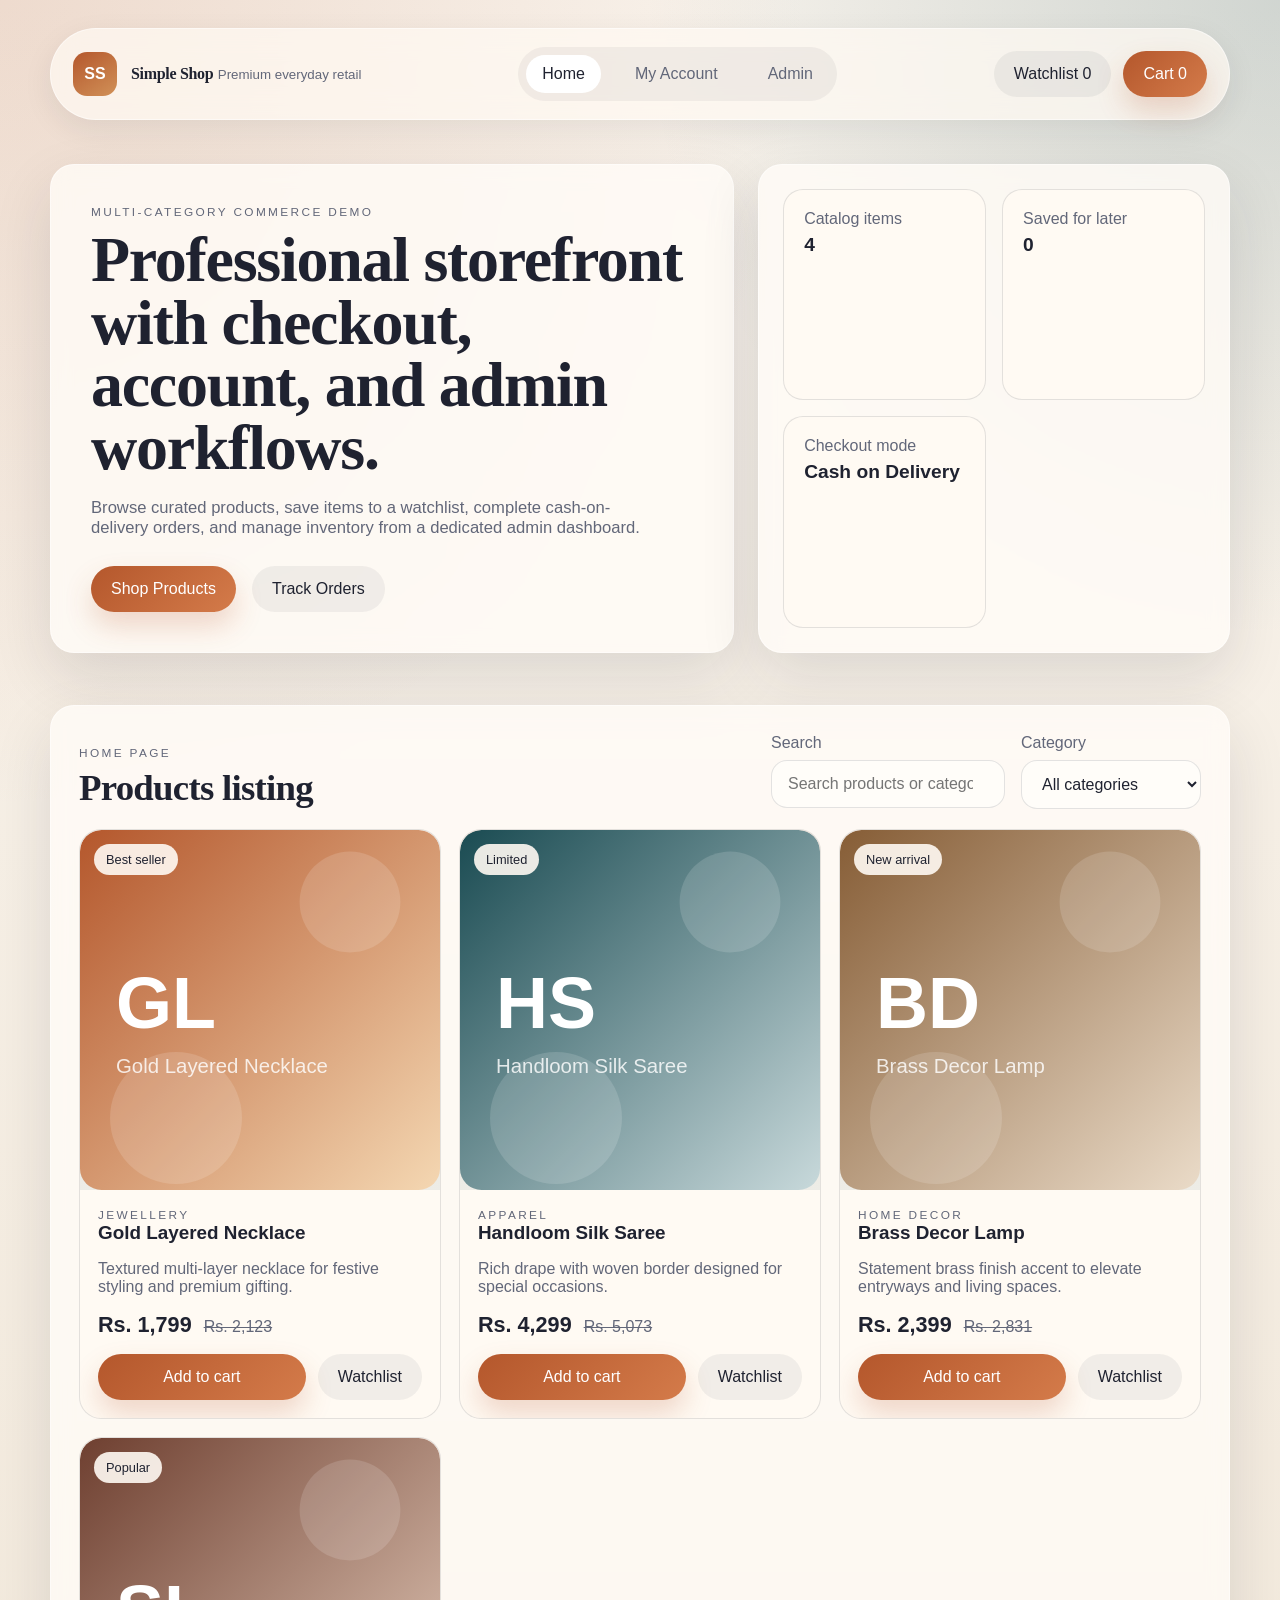
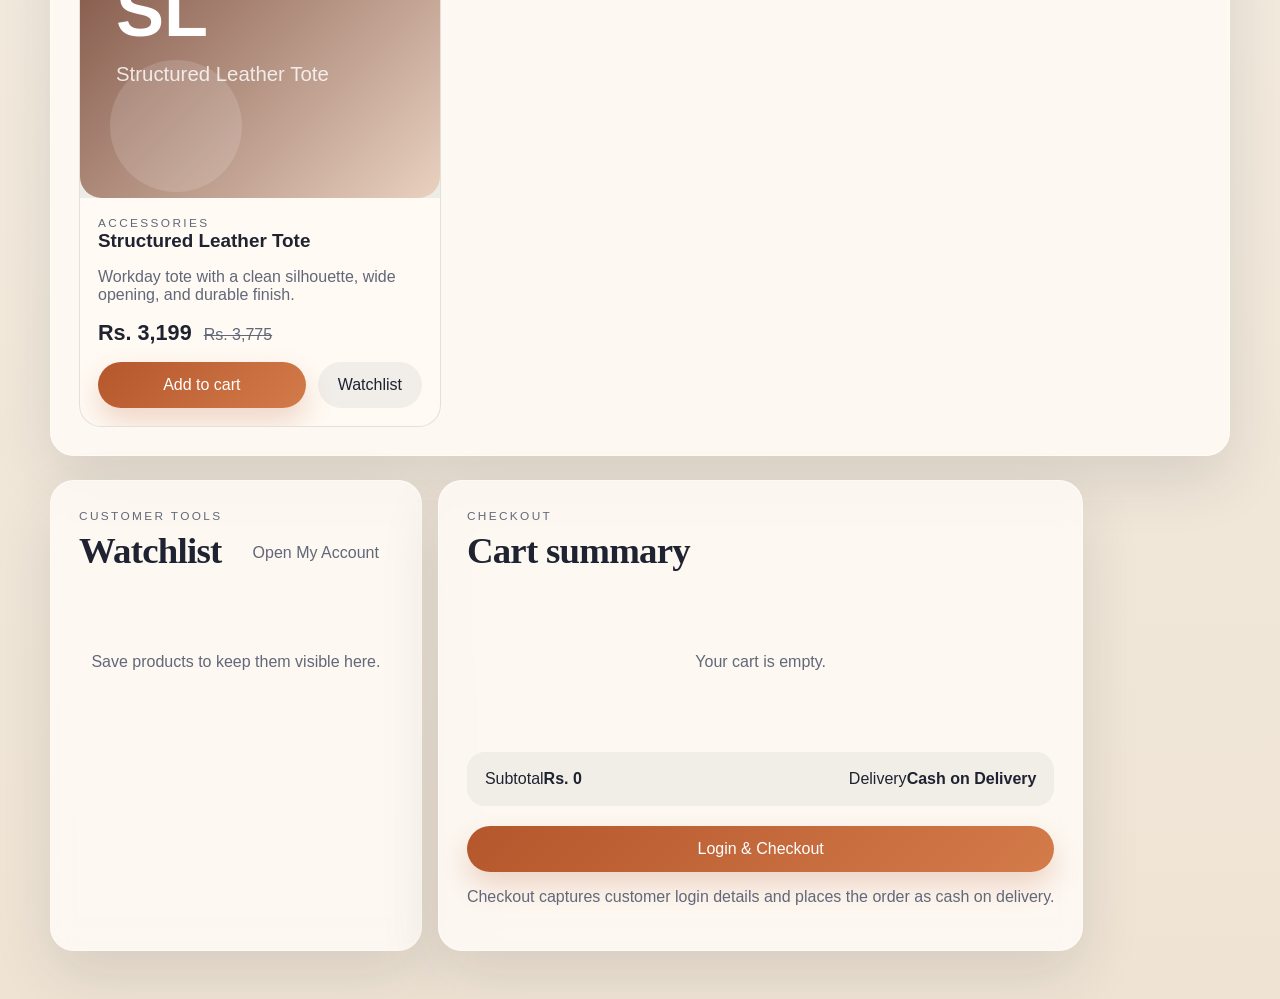
<file: index.html>
<!DOCTYPE html>
<html lang="en">
<head>
<meta charset="UTF-8">
<meta name="viewport" content="width=device-width, initial-scale=1.0">
<title>Simple Shop | Modern Storefront</title>
<link rel="stylesheet" href="style.css">
</head>
<body data-page="home">
  <div class="site-shell">
    <header class="topbar">
      <a class="brand" href="index.html">
        <span class="brand-mark">SS</span>
        <span>
          <strong>Simple Shop</strong>
          <small>Premium everyday retail</small>
        </span>
      </a>
      <nav class="main-nav">
        <a href="index.html" class="is-active">Home</a>
        <a href="account.html">My Account</a>
        <a href="admin.html">Admin</a>
      </nav>
      <div class="topbar-actions">
        <button class="ghost-button" type="button" id="openWatchlistButton">Watchlist <span id="watchlistCount">0</span></button>
        <button class="primary-button" type="button" id="openCartButton">Cart <span id="cartCount">0</span></button>
      </div>
    </header>

    <main>
      <section class="hero">
        <div class="hero-copy">
          <p class="eyebrow">Multi-category commerce demo</p>
          <h1>Professional storefront with checkout, account, and admin workflows.</h1>
          <p class="hero-text">
            Browse curated products, save items to a watchlist, complete cash-on-delivery orders,
            and manage inventory from a dedicated admin dashboard.
          </p>
          <div class="hero-actions">
            <a class="primary-button" href="#catalog">Shop Products</a>
            <a class="ghost-button" href="account.html">Track Orders</a>
          </div>
        </div>

        <div class="hero-panel">
          <div class="metric-card">
            <span>Catalog items</span>
            <strong id="heroProductCount">0</strong>
          </div>
          <div class="metric-card">
            <span>Saved for later</span>
            <strong id="heroWatchlistCount">0</strong>
          </div>
          <div class="metric-card">
            <span>Checkout mode</span>
            <strong>Cash on Delivery</strong>
          </div>
        </div>
      </section>

      <section class="surface section-gap" id="catalog">
        <div class="section-header">
          <div>
            <p class="eyebrow">Home page</p>
            <h2>Products listing</h2>
          </div>
          <div class="catalog-toolbar">
            <label class="search-field">
              <span>Search</span>
              <input type="search" id="productSearch" placeholder="Search products or category">
            </label>
            <label class="search-field">
              <span>Category</span>
              <select id="categoryFilter">
                <option value="all">All categories</option>
              </select>
            </label>
          </div>
        </div>
        <div id="productGrid" class="product-grid"></div>
      </section>

      <section class="section-gap split-layout">
        <div class="surface">
          <div class="section-header">
            <div>
              <p class="eyebrow">Customer tools</p>
              <h2>Watchlist</h2>
            </div>
            <a class="text-link" href="account.html">Open My Account</a>
          </div>
          <div id="watchlistPreview" class="stack-list empty-state">
            Save products to keep them visible here.
          </div>
        </div>

        <aside class="surface cart-panel">
          <div class="section-header">
            <div>
              <p class="eyebrow">Checkout</p>
              <h2>Cart summary</h2>
            </div>
          </div>
          <div id="cartItems" class="stack-list empty-state">
            Your cart is empty.
          </div>
          <div class="totals-box">
            <div><span>Subtotal</span><strong id="cartSubtotal">Rs. 0</strong></div>
            <div><span>Delivery</span><strong>Cash on Delivery</strong></div>
          </div>
          <button class="primary-button full-width" type="button" id="checkoutButton">Login & Checkout</button>
          <p class="support-text">Checkout captures customer login details and places the order as cash on delivery.</p>
        </aside>
      </section>
    </main>
  </div>

  <div class="modal" id="checkoutModal" aria-hidden="true">
    <div class="modal-card">
      <button class="modal-close" type="button" id="closeCheckoutModal" aria-label="Close checkout">x</button>
      <p class="eyebrow">Secure checkout</p>
      <h2>Login during checkout</h2>
      <p class="support-text">Enter customer details to save the account profile and place the order.</p>
      <form id="checkoutForm" class="form-grid">
        <label>
          <span>Full name</span>
          <input type="text" name="name" required>
        </label>
        <label>
          <span>Email</span>
          <input type="email" name="email" required>
        </label>
        <label>
          <span>Phone number</span>
          <input type="tel" name="phone" required>
        </label>
        <label class="full-span">
          <span>Delivery address</span>
          <textarea name="address" rows="3" required></textarea>
        </label>
        <label class="full-span payment-tile">
          <span>Payment method</span>
          <strong>Cash on Delivery</strong>
          <small>Enabled as the primary payment option for this demo.</small>
        </label>
        <button class="primary-button full-span" type="submit">Place order</button>
      </form>
    </div>
  </div>

  <div id="toast" class="toast" aria-live="polite"></div>

  <script src="script.js"></script>
</body>
</html>
</file>
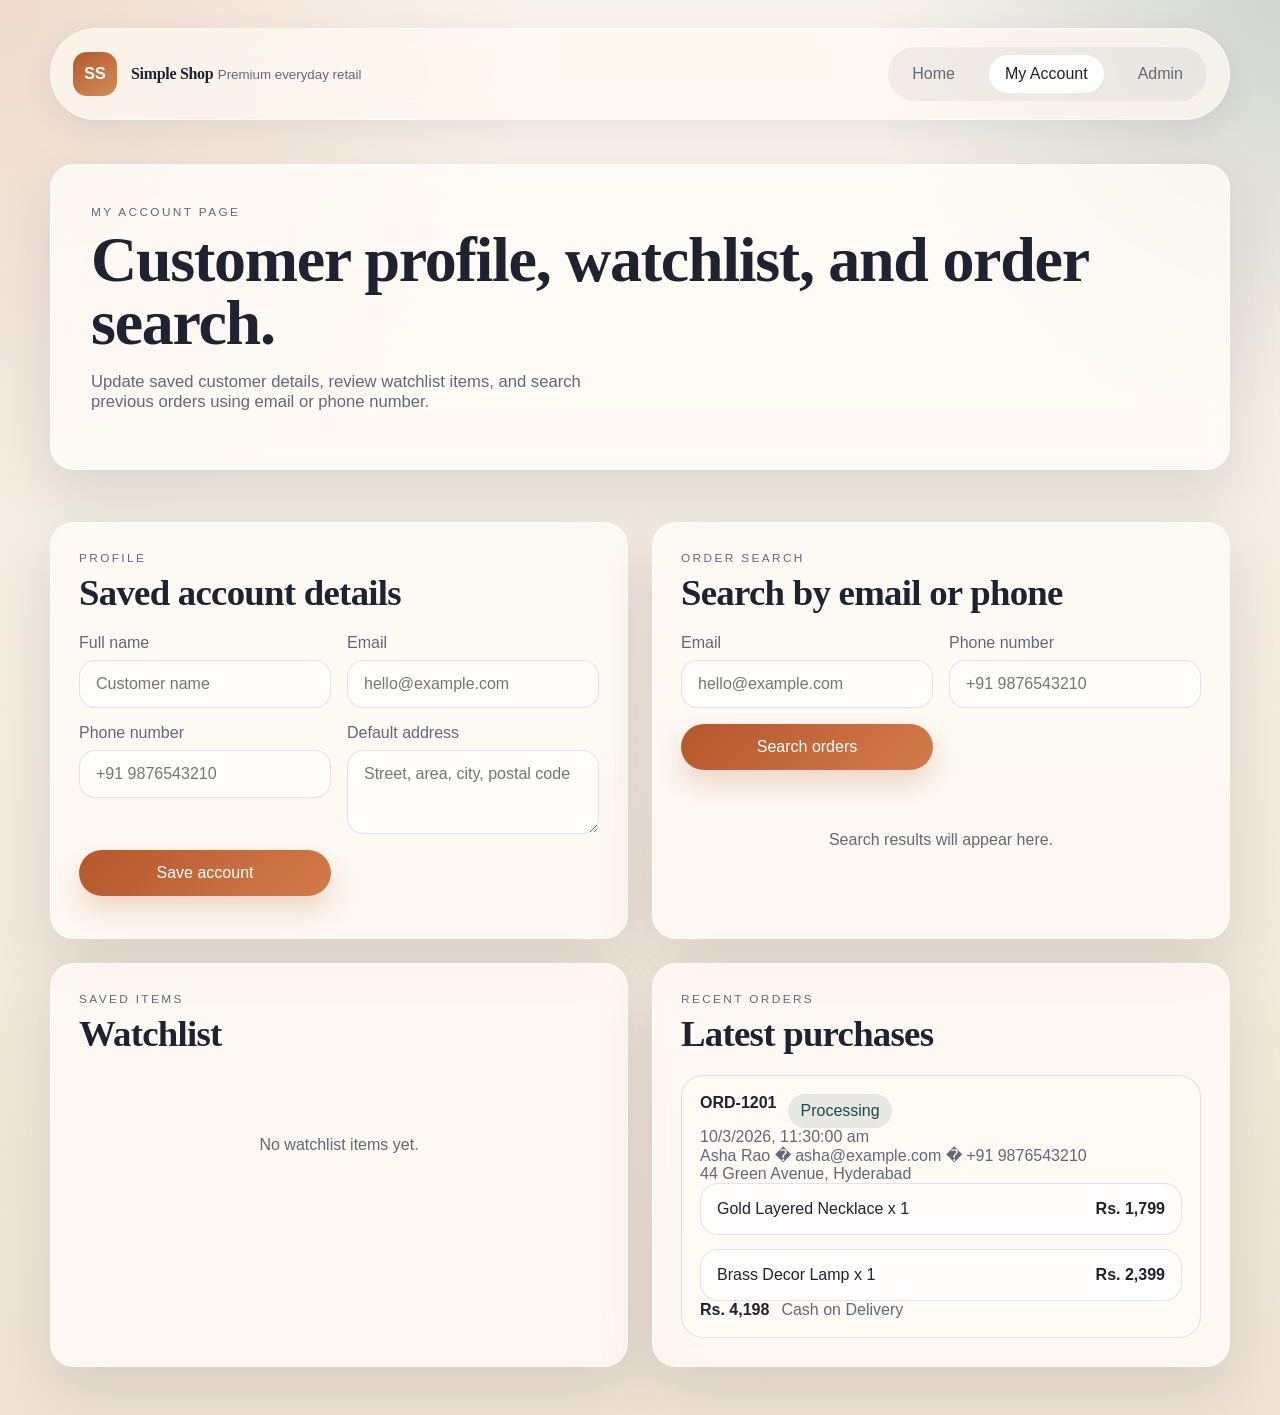
<file: account.html>
<!DOCTYPE html>
<html lang="en">
<head>
<meta charset="UTF-8">
<meta name="viewport" content="width=device-width, initial-scale=1.0">
<title>Simple Shop | My Account</title>
<link rel="stylesheet" href="style.css">
</head>
<body data-page="account">
  <div class="site-shell">
    <header class="topbar">
      <a class="brand" href="index.html">
        <span class="brand-mark">SS</span>
        <span>
          <strong>Simple Shop</strong>
          <small>Premium everyday retail</small>
        </span>
      </a>
      <nav class="main-nav">
        <a href="index.html">Home</a>
        <a href="account.html" class="is-active">My Account</a>
        <a href="admin.html">Admin</a>
      </nav>
    </header>

    <main>
      <section class="page-hero">
        <div class="page-hero-copy">
          <p class="eyebrow">My Account page</p>
          <h1>Customer profile, watchlist, and order search.</h1>
          <p class="hero-text">Update saved customer details, review watchlist items, and search previous orders using email or phone number.</p>
        </div>
      </section>

      <section class="two-column">
        <div class="surface">
          <div class="section-header">
            <div>
              <p class="eyebrow">Profile</p>
              <h2>Saved account details</h2>
            </div>
          </div>
          <form id="accountForm" class="form-grid">
            <label><span>Full name</span><input type="text" name="name" placeholder="Customer name"></label>
            <label><span>Email</span><input type="email" name="email" placeholder="hello@example.com"></label>
            <label><span>Phone number</span><input type="tel" name="phone" placeholder="+91 9876543210"></label>
            <label class="full-span"><span>Default address</span><textarea name="address" rows="3" placeholder="Street, area, city, postal code"></textarea></label>
            <button class="primary-button full-span" type="submit">Save account</button>
          </form>
        </div>

        <div class="surface">
          <div class="section-header">
            <div>
              <p class="eyebrow">Order search</p>
              <h2>Search by email or phone</h2>
            </div>
          </div>
          <form id="orderSearchForm" class="form-grid">
            <label><span>Email</span><input type="email" name="email" placeholder="hello@example.com"></label>
            <label><span>Phone number</span><input type="tel" name="phone" placeholder="+91 9876543210"></label>
            <button class="primary-button full-span" type="submit">Search orders</button>
          </form>
          <div id="orderSearchResults" class="stack-list empty-state">Search results will appear here.</div>
        </div>
      </section>

      <section class="two-column">
        <div class="surface">
          <div class="section-header">
            <div>
              <p class="eyebrow">Saved items</p>
              <h2>Watchlist</h2>
            </div>
          </div>
          <div id="accountWatchlist" class="stack-list empty-state">No watchlist items yet.</div>
        </div>

        <div class="surface">
          <div class="section-header">
            <div>
              <p class="eyebrow">Recent orders</p>
              <h2>Latest purchases</h2>
            </div>
          </div>
          <div id="recentOrders" class="stack-list empty-state">Orders placed from checkout will appear here.</div>
        </div>
      </section>
    </main>
  </div>

  <div id="toast" class="toast" aria-live="polite"></div>

  <script src="script.js"></script>
</body>
</html>
</file>
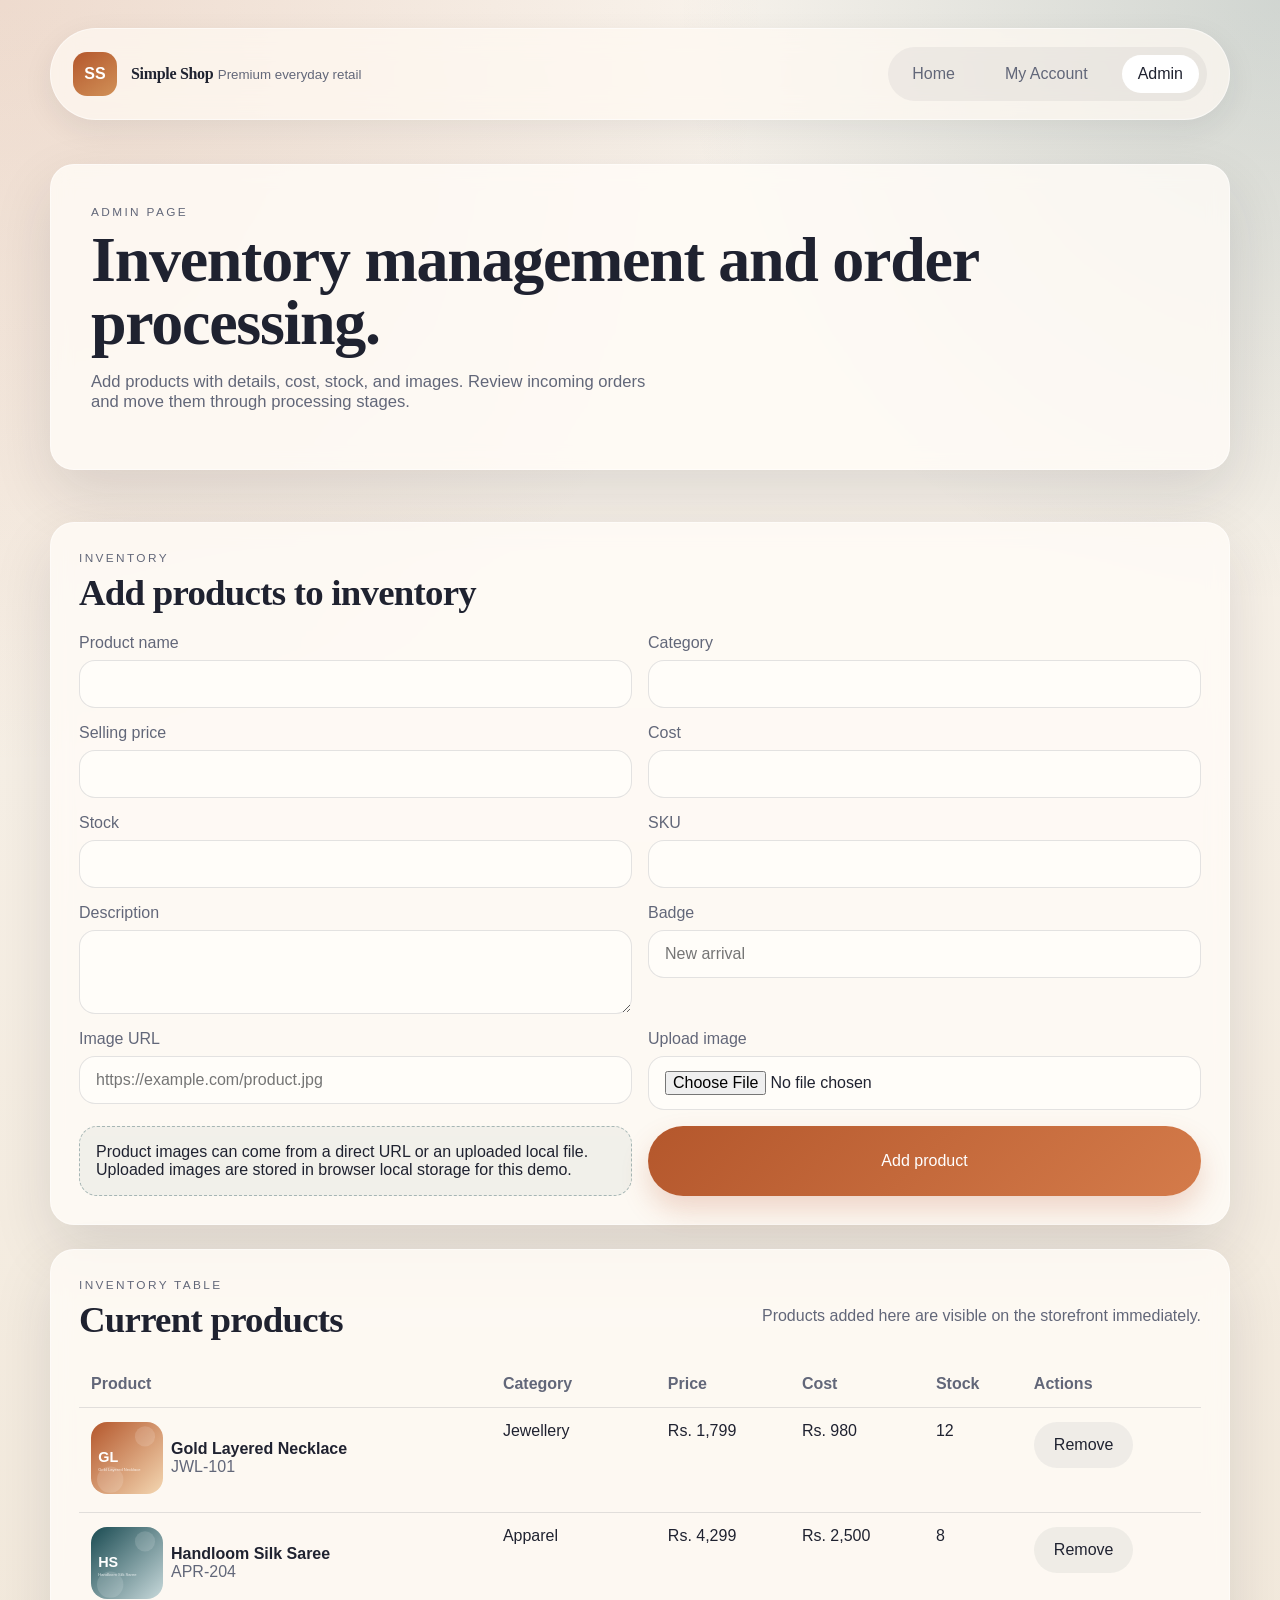
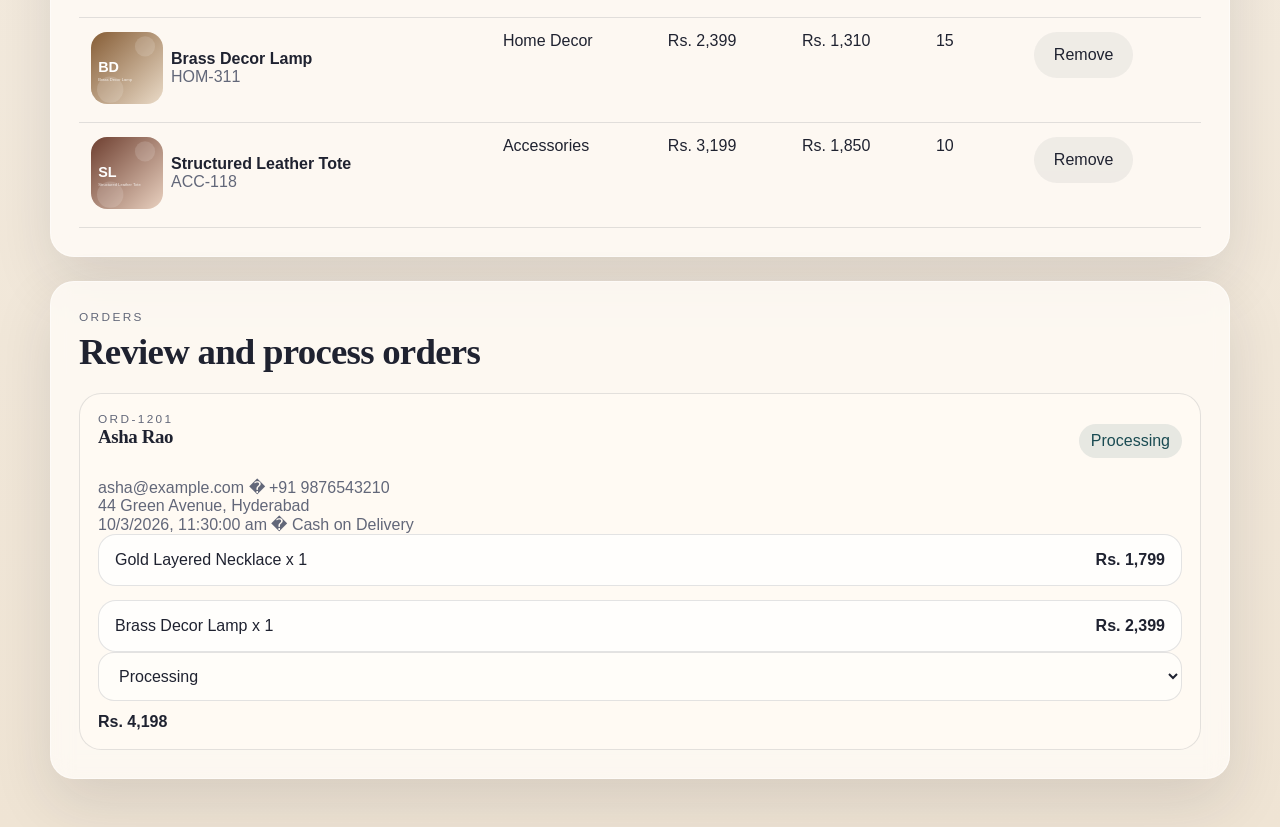
<file: admin.html>
<!DOCTYPE html>
<html lang="en">
<head>
<meta charset="UTF-8">
<meta name="viewport" content="width=device-width, initial-scale=1.0">
<title>Simple Shop | Admin</title>
<link rel="stylesheet" href="style.css">
</head>
<body data-page="admin">
  <div class="site-shell">
    <header class="topbar">
      <a class="brand" href="index.html">
        <span class="brand-mark">SS</span>
        <span>
          <strong>Simple Shop</strong>
          <small>Premium everyday retail</small>
        </span>
      </a>
      <nav class="main-nav">
        <a href="index.html">Home</a>
        <a href="account.html">My Account</a>
        <a href="admin.html" class="is-active">Admin</a>
      </nav>
    </header>

    <main>
      <section class="page-hero">
        <div class="page-hero-copy">
          <p class="eyebrow">Admin page</p>
          <h1>Inventory management and order processing.</h1>
          <p class="hero-text">Add products with details, cost, stock, and images. Review incoming orders and move them through processing stages.</p>
        </div>
      </section>

      <section class="surface section-gap">
        <div class="section-header">
          <div>
            <p class="eyebrow">Inventory</p>
            <h2>Add products to inventory</h2>
          </div>
        </div>
        <form id="inventoryForm" class="inventory-form">
          <label><span>Product name</span><input type="text" name="name" required></label>
          <label><span>Category</span><input type="text" name="category" required></label>
          <label><span>Selling price</span><input type="number" name="price" min="1" required></label>
          <label><span>Cost</span><input type="number" name="cost" min="1" required></label>
          <label><span>Stock</span><input type="number" name="stock" min="0" required></label>
          <label><span>SKU</span><input type="text" name="sku" required></label>
          <label class="full-span"><span>Description</span><textarea name="description" rows="3" required></textarea></label>
          <label><span>Badge</span><input type="text" name="badge" placeholder="New arrival"></label>
          <label><span>Image URL</span><input type="url" name="image" placeholder="https://example.com/product.jpg"></label>
          <label class="full-span"><span>Upload image</span><input type="file" name="imageFile" accept="image/*"></label>
          <div class="admin-note full-span">Product images can come from a direct URL or an uploaded local file. Uploaded images are stored in browser local storage for this demo.</div>
          <button class="primary-button full-span" type="submit">Add product</button>
        </form>
      </section>

      <section class="surface section-gap">
        <div class="section-header">
          <div>
            <p class="eyebrow">Inventory table</p>
            <h2>Current products</h2>
          </div>
          <p class="table-note">Products added here are visible on the storefront immediately.</p>
        </div>
        <div class="table-wrapper">
          <table>
            <thead>
              <tr>
                <th>Product</th>
                <th>Category</th>
                <th>Price</th>
                <th>Cost</th>
                <th>Stock</th>
                <th>Actions</th>
              </tr>
            </thead>
            <tbody id="inventoryTableBody"></tbody>
          </table>
        </div>
      </section>

      <section class="surface section-gap">
        <div class="section-header">
          <div>
            <p class="eyebrow">Orders</p>
            <h2>Review and process orders</h2>
          </div>
        </div>
        <div id="adminOrders" class="stack-list empty-state">Orders placed on the storefront will appear here.</div>
      </section>
    </main>
  </div>

  <div id="toast" class="toast" aria-live="polite"></div>

  <script src="script.js"></script>
</body>
</html>
</file>
<file: style.css>
:root {
  --bg: #f6f0e8;
  --surface: rgba(255, 252, 247, 0.82);
  --surface-strong: #fffaf3;
  --ink: #1f2230;
  --muted: #626779;
  --line: rgba(31, 34, 48, 0.12);
  --brand: #b4572c;
  --brand-deep: #8b4020;
  --accent: #1a4b52;
  --success: #2d6a4f;
  --warning: #c47f17;
  --shadow: 0 24px 60px rgba(31, 34, 48, 0.12);
  --radius: 24px;
}

* { box-sizing: border-box; }
html { scroll-behavior: smooth; }
body {
  margin: 0;
  font-family: "Segoe UI", "Trebuchet MS", sans-serif;
  color: var(--ink);
  background:
    radial-gradient(circle at top left, rgba(180, 87, 44, 0.16), transparent 28%),
    radial-gradient(circle at top right, rgba(26, 75, 82, 0.18), transparent 22%),
    linear-gradient(180deg, #f9f4ed 0%, #efe4d4 100%);
  min-height: 100vh;
}
img { max-width: 100%; display: block; }
a { color: inherit; text-decoration: none; }
button, input, select, textarea { font: inherit; }
button { cursor: pointer; }
.site-shell { width: min(1180px, calc(100% - 32px)); margin: 0 auto; padding: 20px 0 48px; }
.topbar {
  display: flex; align-items: center; justify-content: space-between; gap: 24px;
  padding: 18px 22px; margin-top: 8px; border: 1px solid rgba(255, 255, 255, 0.5);
  border-radius: 999px; background: rgba(255, 250, 243, 0.72); backdrop-filter: blur(14px);
  position: sticky; top: 12px; z-index: 10; box-shadow: 0 10px 30px rgba(31, 34, 48, 0.08);
}
.brand { display: inline-flex; align-items: center; gap: 14px; }
.brand strong, .hero h1, .section-header h2, .modal-card h2, .card-title, .page-hero h1 {
  font-family: Georgia, "Times New Roman", serif; letter-spacing: -0.02em;
}
.brand small, .support-text, .eyebrow, .table-note { color: var(--muted); }
.brand-mark {
  width: 44px; height: 44px; display: grid; place-items: center; border-radius: 14px;
  background: linear-gradient(145deg, var(--brand), #d19158); color: #fff; font-weight: 700;
}
.main-nav { display: inline-flex; gap: 18px; padding: 8px; background: rgba(31, 34, 48, 0.05); border-radius: 999px; }
.main-nav a { padding: 10px 16px; border-radius: 999px; color: var(--muted); }
.main-nav a.is-active, .main-nav a:hover { background: #fff; color: var(--ink); }
.topbar-actions { display: inline-flex; gap: 12px; }
.hero, .page-hero { display: grid; grid-template-columns: 1.45fr 1fr; gap: 24px; align-items: stretch; padding: 44px 0 28px; }
.hero-copy, .surface, .hero-panel, .page-hero-copy {
  border: 1px solid rgba(255, 255, 255, 0.5); border-radius: var(--radius); background: var(--surface);
  backdrop-filter: blur(10px); box-shadow: var(--shadow);
}
.hero-copy, .page-hero-copy { padding: 40px; }
.hero h1, .page-hero h1 { margin: 10px 0 18px; font-size: clamp(2.5rem, 5vw, 4.3rem); line-height: 0.98; }
.hero-text { max-width: 60ch; color: var(--muted); font-size: 1.04rem; }
.hero-actions, .section-header, .action-row, .catalog-toolbar, .totals-box, .split-layout, .top-metrics { display: flex; gap: 16px; }
.hero-actions { margin-top: 28px; }
.hero-panel, .top-metrics { padding: 24px; display: grid; grid-template-columns: repeat(2, minmax(0, 1fr)); gap: 16px; }
.metric-card { padding: 20px; border-radius: 20px; background: var(--surface-strong); border: 1px solid var(--line); }
.metric-card span { display: block; color: var(--muted); margin-bottom: 6px; }
.metric-card strong { font-size: 1.2rem; }
.surface { padding: 28px; }
.section-gap { margin-top: 24px; }
.section-header { justify-content: space-between; align-items: end; margin-bottom: 20px; }
.section-header h2 { margin: 6px 0 0; font-size: clamp(1.7rem, 3vw, 2.3rem); }
.eyebrow { text-transform: uppercase; letter-spacing: 0.2em; font-size: 0.74rem; margin: 0; }
.catalog-toolbar, .split-layout, .action-row { flex-wrap: wrap; }
.search-field, .form-grid label, .inventory-form label {
  display: flex; flex-direction: column; gap: 8px; color: var(--muted); min-width: 180px;
}
input, select, textarea {
  width: 100%; border: 1px solid var(--line); border-radius: 16px; padding: 14px 16px;
  background: #fffdf9; color: var(--ink);
}
input:focus, select:focus, textarea:focus { outline: 2px solid rgba(180, 87, 44, 0.22); border-color: rgba(180, 87, 44, 0.34); }
.primary-button, .ghost-button, .mini-button { border: 0; border-radius: 999px; padding: 14px 20px; transition: 0.2s ease; }
.primary-button { background: linear-gradient(135deg, var(--brand), #d47b4a); color: #fff; box-shadow: 0 14px 28px rgba(180, 87, 44, 0.22); }
.primary-button:hover { transform: translateY(-1px); background: linear-gradient(135deg, var(--brand-deep), var(--brand)); }
.ghost-button, .mini-button { background: rgba(31, 34, 48, 0.06); color: var(--ink); }
.ghost-button:hover, .mini-button:hover, .text-link:hover { background: rgba(31, 34, 48, 0.1); }
.text-link { padding: 10px 14px; border-radius: 999px; color: var(--muted); }
.full-width, .full-span { width: 100%; }
.product-grid, .card-grid { display: grid; grid-template-columns: repeat(3, minmax(0, 1fr)); gap: 18px; }
.product-card, .order-card { border: 1px solid var(--line); border-radius: 22px; background: var(--surface-strong); overflow: hidden; }
.product-image-wrap { position: relative; background: linear-gradient(180deg, rgba(180, 87, 44, 0.12), rgba(26, 75, 82, 0.08)); }
.product-image-wrap img { width: 100%; aspect-ratio: 1 / 1; object-fit: cover; }
.badge { position: absolute; top: 14px; left: 14px; padding: 8px 12px; border-radius: 999px; background: rgba(255, 250, 243, 0.9); font-size: 0.8rem; }
.product-card-body, .order-card { padding: 18px; }
.product-card h3, .card-title { margin: 0 0 10px; font-size: 1.18rem; }
.mini-row, .status-pill { display: inline-flex; align-items: center; gap: 8px; }
.product-price { display: flex; align-items: baseline; gap: 12px; margin: 14px 0 16px; }
.product-price strong { font-size: 1.35rem; }
.product-price del { color: var(--muted); }
.product-actions, .action-row { display: flex; gap: 12px; }
.stack-list { display: grid; gap: 14px; }
.cart-entry, .watchlist-entry, .order-line {
  display: grid; gap: 10px; border: 1px solid var(--line); border-radius: 18px;
  padding: 16px; background: rgba(255, 255, 255, 0.72);
}
.cart-entry { grid-template-columns: 72px 1fr auto; align-items: center; }
.watchlist-entry, .order-line { grid-template-columns: 1fr auto; align-items: center; }
.cart-entry img, .table-thumb { width: 72px; height: 72px; border-radius: 16px; object-fit: cover; }
.totals-box { justify-content: space-between; padding: 18px; margin: 20px 0; border-radius: 18px; background: rgba(31, 34, 48, 0.05); }
.empty-state { min-height: 140px; place-items: center; text-align: center; color: var(--muted); }
.page-hero-copy { grid-column: 1 / -1; }
.two-column { display: grid; grid-template-columns: 1fr 1fr; gap: 24px; margin-top: 24px; }
.form-grid, .inventory-form { display: grid; grid-template-columns: repeat(2, minmax(0, 1fr)); gap: 16px; }
.payment-tile, .admin-note {
  padding: 16px; border-radius: 18px; border: 1px dashed rgba(26, 75, 82, 0.35); background: rgba(26, 75, 82, 0.05);
}
.status-pill { padding: 8px 12px; border-radius: 999px; background: rgba(26, 75, 82, 0.08); color: var(--accent); }
.status-pill.pending { background: rgba(196, 127, 23, 0.14); color: var(--warning); }
.status-pill.processing { background: rgba(26, 75, 82, 0.1); }
.status-pill.shipped, .status-pill.delivered { background: rgba(45, 106, 79, 0.12); color: var(--success); }
.table-wrapper { overflow-x: auto; }
table { width: 100%; border-collapse: collapse; }
th, td { text-align: left; padding: 14px 12px; border-bottom: 1px solid var(--line); vertical-align: top; }
th { color: var(--muted); font-weight: 600; }
.modal {
  position: fixed; inset: 0; background: rgba(17, 20, 28, 0.5); display: grid; place-items: center;
  padding: 20px; opacity: 0; visibility: hidden; transition: 0.2s ease;
}
.modal.is-open { opacity: 1; visibility: visible; }
.modal-card {
  width: min(640px, 100%); padding: 28px; border-radius: 28px; background: #fffaf3;
  position: relative; box-shadow: var(--shadow);
}
.modal-close {
  position: absolute; top: 18px; right: 18px; width: 38px; height: 38px; border: 0;
  border-radius: 50%; background: rgba(31, 34, 48, 0.08);
}
.toast {
  position: fixed; right: 20px; bottom: 20px; padding: 14px 18px; border-radius: 16px; background: #1f2230;
  color: #fff; box-shadow: 0 14px 34px rgba(31, 34, 48, 0.24); opacity: 0; transform: translateY(10px);
  transition: 0.2s ease; pointer-events: none;
}
.toast.is-visible { opacity: 1; transform: translateY(0); }
@media (max-width: 960px) {
  .hero, .page-hero, .two-column { grid-template-columns: 1fr; }
  .topbar, .section-header, .hero-actions, .topbar-actions { flex-wrap: wrap; }
  .product-grid, .card-grid, .top-metrics { grid-template-columns: repeat(2, minmax(0, 1fr)); }
}
@media (max-width: 640px) {
  .site-shell { width: min(100% - 20px, 1180px); }
  .topbar { border-radius: 28px; }
  .product-grid, .card-grid, .form-grid, .inventory-form, .top-metrics { grid-template-columns: 1fr; }
  .cart-entry, .watchlist-entry, .order-line { grid-template-columns: 1fr; }
  .hero-copy, .page-hero-copy, .surface, .modal-card { padding: 22px; }
}
</file>
